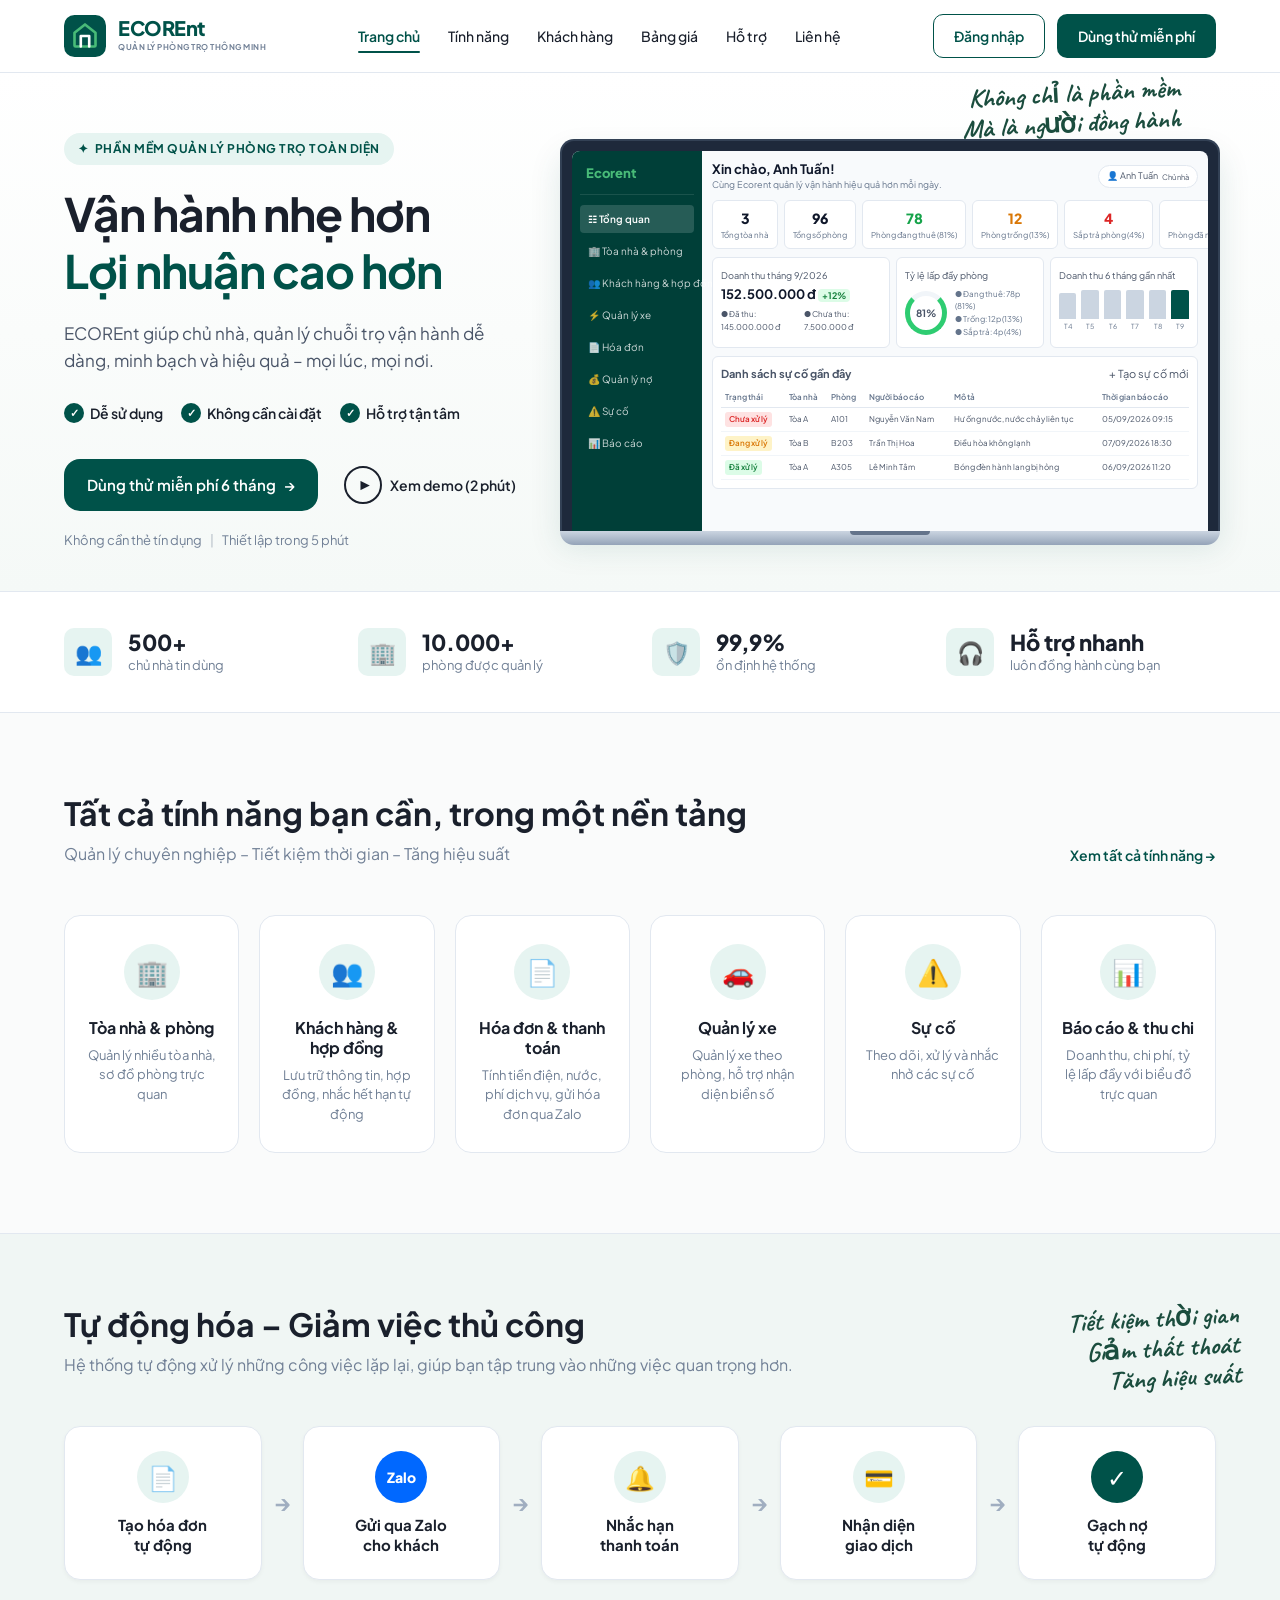
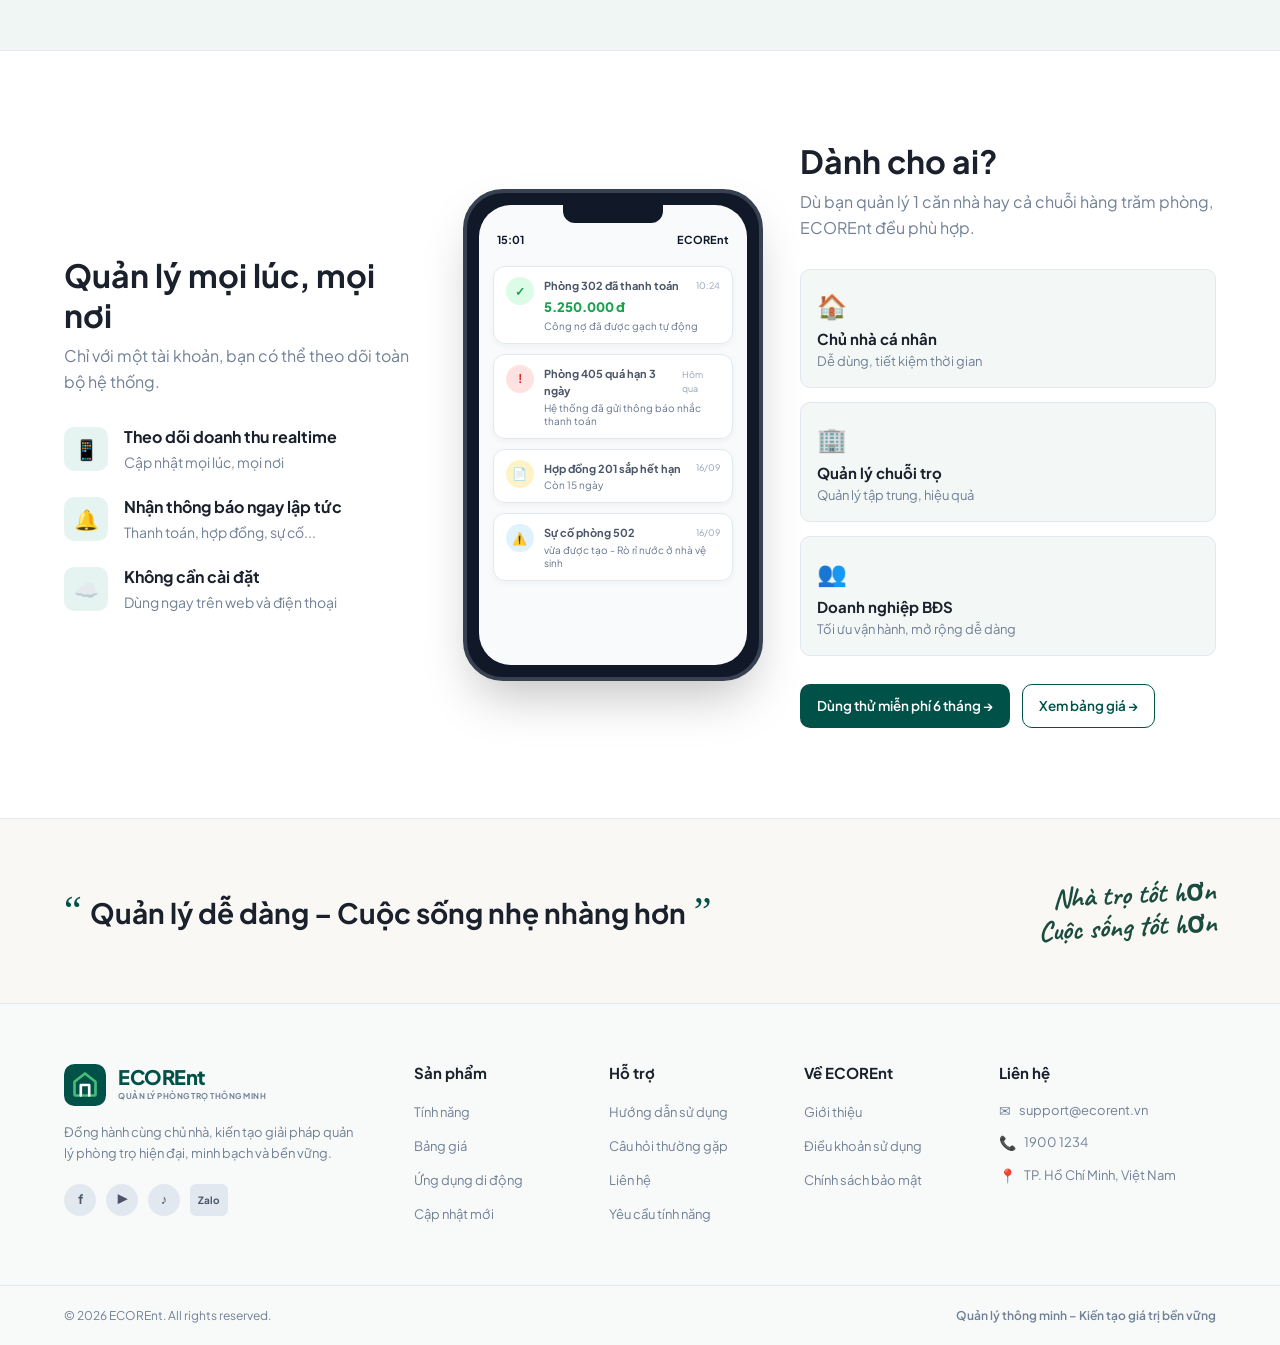
<file: index.html>
<!DOCTYPE html>
<html lang="vi">
<head>
  <meta charset="UTF-8">
  <meta name="viewport" content="width=device-width, initial-scale=1.0">
  <title>ECOREnt - Quản Lý Phòng Trọ Thông Minh</title>
  <link rel="preconnect" href="https://fonts.googleapis.com">
  <link rel="preconnect" href="https://fonts.gstatic.com" crossorigin>
  <link href="https://fonts.googleapis.com/css2?family=Plus+Jakarta+Sans:wght@400;500;600;700;800&family=Caveat:wght@600;700&display=swap" rel="stylesheet">
  <link rel="stylesheet" href="style.css">
</head>
<body>

  <!-- HEADER -->
  <header class="site-header">
    <div class="container header-container">
      <a href="index.html" class="brand-logo">
        <svg class="logo-icon" viewBox="0 0 40 40" fill="none">
          <rect width="40" height="40" rx="10" fill="#005249" />
          <path d="M20 9L10 17V29C10 29.5523 10.4477 30 11 30H29C29.5523 30 30 29.5523 30 29V17L20 9Z" stroke="#48BB78" stroke-width="2.5" stroke-linecap="round" stroke-linejoin="round"/>
          <path d="M16 30V20H24V30" stroke="#FFFFFF" stroke-width="2.5" stroke-linecap="round" stroke-linejoin="round"/>
        </svg>
        <div class="brand-text">
          <span class="brand-name">ECOREnt</span>
          <span class="brand-sub">QUẢN LÝ PHÒNG TRỌ THÔNG MINH</span>
        </div>
      </a>

      <nav class="main-nav">
        <a href="index.html" class="nav-link active">Trang chủ</a>
        <a href="#tinh-nang" class="nav-link">Tính năng</a>
        <a href="#khach-hang" class="nav-link">Khách hàng</a>
        <a href="pricing.html" class="nav-link">Bảng giá</a>
        <a href="#ho-tro" class="nav-link">Hỗ trợ</a>
        <a href="https://cms.ecorent.vn/" class="nav-link">Liên hệ</a>
      </nav>

      <div class="header-actions">
        <a href="https://cms.ecorent.vn/" class="btn btn-outline">Đăng nhập</a>
        <a href="https://cms.ecorent.vn/" class="btn btn-primary">Dùng thử miễn phí</a>
      </div>
    </div>
  </header>

  <main>
    <!-- HERO SECTION -->
    <section class="hero-section">
      <div class="container hero-grid">
        <div class="hero-content">
          <div class="badge-pill">
            <span class="badge-dot">✦</span> PHẦN MỀM QUẢN LÝ PHÒNG TRỌ TOÀN DIỆN
          </div>
          <h1 class="hero-title">
            Vận hành nhẹ hơn<br>
            <span class="text-primary">Lợi nhuận cao hơn</span>
          </h1>
          <p class="hero-desc">
            ECOREnt giúp chủ nhà, quản lý chuỗi trọ vận hành dễ dàng, minh bạch và hiệu quả – mọi lúc, mọi nơi.
          </p>

          <div class="feature-bullets">
            <div class="bullet-item">
              <span class="bullet-icon">✓</span> Dễ sử dụng
            </div>
            <div class="bullet-item">
              <span class="bullet-icon">✓</span> Không cần cài đặt
            </div>
            <div class="bullet-item">
              <span class="bullet-icon">✓</span> Hỗ trợ tận tâm
            </div>
          </div>

          <div class="hero-cta-group">
            <a href="https://cms.ecorent.vn/" class="btn btn-primary btn-large">
              Dùng thử miễn phí 6 tháng <span class="arrow-icon">→</span>
            </a>
            <button class="btn btn-video" id="btnPlayDemo">
              <span class="play-circle">▶</span> Xem demo (2 phút)
            </button>
          </div>
          <p class="hero-note">Không cần thẻ tín dụng <span>|</span> Thiết lập trong 5 phút</p>
        </div>

        <div class="hero-visual">
          <div class="handwritten-tag hero-quote">
            Không chỉ là phần mềm<br>Mà là người đồng hành
          </div>
          <!-- MOCKUP LAPTOP PREVIEW -->
          <div class="laptop-wrapper">
            <div class="laptop-screen">
              <div class="app-ui-preview">
                <div class="app-sidebar">
                  <div class="app-logo">Ecorent</div>
                  <div class="app-menu-item active">☷ Tổng quan</div>
                  <div class="app-menu-item">🏢 Tòa nhà & phòng</div>
                  <div class="app-menu-item">👥 Khách hàng & hợp đồng</div>
                  <div class="app-menu-item">⚡ Quản lý xe</div>
                  <div class="app-menu-item">📄 Hóa đơn</div>
                  <div class="app-menu-item">💰 Quản lý nợ</div>
                  <div class="app-menu-item">⚠️ Sự cố</div>
                  <div class="app-menu-item">📊 Báo cáo</div>
                </div>
                <div class="app-main">
                  <div class="app-topbar">
                    <div>
                      <h3>Xin chào, Anh Tuấn!</h3>
                      <p>Cùng Ecorent quản lý vận hành hiệu quả hơn mỗi ngày.</p>
                    </div>
                    <div class="app-user-pill">
                      <span>👤 Anh Tuấn</span>
                      <small>Chủ nhà</small>
                    </div>
                  </div>

                  <div class="app-stats-row">
                    <div class="app-stat-card">
                      <div class="stat-num">3</div>
                      <div class="stat-lbl">Tổng tòa nhà</div>
                    </div>
                    <div class="app-stat-card">
                      <div class="stat-num">96</div>
                      <div class="stat-lbl">Tổng số phòng</div>
                    </div>
                    <div class="app-stat-card">
                      <div class="stat-num stat-green">78</div>
                      <div class="stat-lbl">Phòng đang thuê (81%)</div>
                    </div>
                    <div class="app-stat-card">
                      <div class="stat-num stat-amber">12</div>
                      <div class="stat-lbl">Phòng trống (13%)</div>
                    </div>
                    <div class="app-stat-card">
                      <div class="stat-num stat-red">4</div>
                      <div class="stat-lbl">Sắp trả phòng (4%)</div>
                    </div>
                    <div class="app-stat-card">
                      <div class="stat-num">2</div>
                      <div class="stat-lbl">Phòng đã nhận cọc (2%)</div>
                    </div>
                  </div>

                  <div class="app-charts-row">
                    <div class="app-card revenue-card">
                      <div class="card-head">
                        <div>
                          <small>Doanh thu tháng 9/2026</small>
                          <h4>152.500.000 đ <span class="badge-growth">+12%</span></h4>
                        </div>
                      </div>
                      <div class="rev-summary">
                        <span class="rev-item text-green">● Đã thu: 145.000.000 đ</span>
                        <span class="rev-item text-red">● Chưa thu: 7.500.000 đ</span>
                      </div>
                    </div>

                    <div class="app-card gauge-card">
                      <small>Tỷ lệ lấp đầy phòng</small>
                      <div class="gauge-display">
                        <div class="gauge-circle">
                          <span class="gauge-val">81%</span>
                        </div>
                        <div class="gauge-legend">
                          <div>● Đang thuê: 78p (81%)</div>
                          <div>● Trống: 12p (13%)</div>
                          <div>● Sắp trả: 4p (4%)</div>
                        </div>
                      </div>
                    </div>

                    <div class="app-card bar-chart-card">
                      <small>Doanh thu 6 tháng gần nhất</small>
                      <div class="chart-bars">
                        <div class="bar-col"><div class="bar" style="height: 60%"></div><span>T4</span></div>
                        <div class="bar-col"><div class="bar" style="height: 75%"></div><span>T5</span></div>
                        <div class="bar-col"><div class="bar" style="height: 70%"></div><span>T6</span></div>
                        <div class="bar-col"><div class="bar" style="height: 85%"></div><span>T7</span></div>
                        <div class="bar-col"><div class="bar" style="height: 80%"></div><span>T8</span></div>
                        <div class="bar-col"><div class="bar active" style="height: 95%"></div><span>T9</span></div>
                      </div>
                    </div>
                  </div>

                  <div class="app-card incidents-table-card">
                    <div class="card-head">
                      <strong>Danh sách sự cố gần đây</strong>
                      <span class="text-link">+ Tạo sự cố mới</span>
                    </div>
                    <table class="mini-table">
                      <thead>
                        <tr>
                          <th>Trạng thái</th>
                          <th>Tòa nhà</th>
                          <th>Phòng</th>
                          <th>Người báo cáo</th>
                          <th>Mô tả</th>
                          <th>Thời gian báo cáo</th>
                        </tr>
                      </thead>
                      <tbody>
                        <tr>
                          <td><span class="tag tag-red">Chưa xử lý</span></td>
                          <td>Tòa A</td>
                          <td>A101</td>
                          <td>Nguyễn Văn Nam</td>
                          <td>Hư ống nước, nước chảy liên tục</td>
                          <td>05/09/2026 09:15</td>
                        </tr>
                        <tr>
                          <td><span class="tag tag-amber">Đang xử lý</span></td>
                          <td>Tòa B</td>
                          <td>B203</td>
                          <td>Trần Thị Hoa</td>
                          <td>Điều hòa không lạnh</td>
                          <td>07/09/2026 18:30</td>
                        </tr>
                        <tr>
                          <td><span class="tag tag-green">Đã xử lý</span></td>
                          <td>Tòa A</td>
                          <td>A305</td>
                          <td>Lê Minh Tâm</td>
                          <td>Bóng đèn hành lang bị hỏng</td>
                          <td>06/09/2026 11:20</td>
                        </tr>
                      </tbody>
                    </table>
                  </div>
                </div>
              </div>
            </div>
            <div class="laptop-base"></div>
          </div>
        </div>
      </div>
    </section>

    <!-- TRUST STATS BAR -->
    <section class="trust-stats-section">
      <div class="container trust-grid">
        <div class="trust-item">
          <div class="trust-icon">👥</div>
          <div class="trust-info">
            <h3 class="trust-num" data-target="500">500+</h3>
            <p class="trust-label">chủ nhà tin dùng</p>
          </div>
        </div>
        <div class="trust-item">
          <div class="trust-icon">🏢</div>
          <div class="trust-info">
            <h3 class="trust-num" data-target="10000">10.000+</h3>
            <p class="trust-label">phòng được quản lý</p>
          </div>
        </div>
        <div class="trust-item">
          <div class="trust-icon">🛡️</div>
          <div class="trust-info">
            <h3 class="trust-num">99,9%</h3>
            <p class="trust-label">ổn định hệ thống</p>
          </div>
        </div>
        <div class="trust-item">
          <div class="trust-icon">🎧</div>
          <div class="trust-info">
            <h3 class="trust-title">Hỗ trợ nhanh</h3>
            <p class="trust-label">luôn đồng hành cùng bạn</p>
          </div>
        </div>
      </div>
    </section>

    <!-- CORE FEATURES SECTION -->
    <section class="features-section" id="tinh-nang">
      <div class="container">
        <div class="section-header">
          <div class="header-left">
            <h2 class="section-title">Tất cả tính năng bạn cần, trong một nền tảng</h2>
            <p class="section-sub">Quản lý chuyên nghiệp – Tiết kiệm thời gian – Tăng hiệu suất</p>
          </div>
          <a href="pricing.html" class="view-all-link">Xem tất cả tính năng →</a>
        </div>

        <div class="features-grid">
          <div class="feature-card">
            <div class="feature-icon-box">🏢</div>
            <h3 class="feature-title">Tòa nhà & phòng</h3>
            <p class="feature-desc">Quản lý nhiều tòa nhà, sơ đồ phòng trực quan</p>
          </div>

          <div class="feature-card">
            <div class="feature-icon-box">👥</div>
            <h3 class="feature-title">Khách hàng & hợp đồng</h3>
            <p class="feature-desc">Lưu trữ thông tin, hợp đồng, nhắc hết hạn tự động</p>
          </div>

          <div class="feature-card">
            <div class="feature-icon-box">📄</div>
            <h3 class="feature-title">Hóa đơn & thanh toán</h3>
            <p class="feature-desc">Tính tiền điện, nước, phí dịch vụ, gửi hóa đơn qua Zalo</p>
          </div>

          <div class="feature-card">
            <div class="feature-icon-box">🚗</div>
            <h3 class="feature-title">Quản lý xe</h3>
            <p class="feature-desc">Quản lý xe theo phòng, hỗ trợ nhận diện biển số</p>
          </div>

          <div class="feature-card">
            <div class="feature-icon-box">⚠️</div>
            <h3 class="feature-title">Sự cố</h3>
            <p class="feature-desc">Theo dõi, xử lý và nhắc nhở các sự cố</p>
          </div>

          <div class="feature-card">
            <div class="feature-icon-box">📊</div>
            <h3 class="feature-title">Báo cáo & thu chi</h3>
            <p class="feature-desc">Doanh thu, chi phí, tỷ lệ lấp đầy với biểu đồ trực quan</p>
          </div>
        </div>
      </div>
    </section>

    <!-- AUTOMATION WORKFLOW SECTION -->
    <section class="automation-section">
      <div class="container automation-container">
        <div class="automation-text">
          <h2 class="section-title">Tự động hóa – Giảm việc thủ công</h2>
          <p class="section-sub">Hệ thống tự động xử lý những công việc lặp lại, giúp bạn tập trung vào những việc quan trọng hơn.</p>
        </div>

        <div class="handwritten-tag automation-badge">
          Tiết kiệm thời gian<br>Giảm thất thoát<br>Tăng hiệu suất
        </div>

        <div class="workflow-steps">
          <div class="step-card">
            <div class="step-icon">📄</div>
            <h4 class="step-title">Tạo hóa đơn<br>tự động</h4>
          </div>
          <div class="step-arrow">→</div>

          <div class="step-card">
            <div class="step-icon zalo-bubble">Zalo</div>
            <h4 class="step-title">Gửi qua Zalo<br>cho khách</h4>
          </div>
          <div class="step-arrow">→</div>

          <div class="step-card">
            <div class="step-icon">🔔</div>
            <h4 class="step-title">Nhắc hạn<br>thanh toán</h4>
          </div>
          <div class="step-arrow">→</div>

          <div class="step-card">
            <div class="step-icon">💳</div>
            <h4 class="step-title">Nhận diện<br>giao dịch</h4>
          </div>
          <div class="step-arrow">→</div>

          <div class="step-card">
            <div class="step-icon check-round">✓</div>
            <h4 class="step-title">Gạch nợ<br>tự động</h4>
          </div>
        </div>
      </div>
    </section>

    <!-- MOBILE ANYWHERE & PERSONA AUDIENCE SECTION -->
    <section class="mobile-audience-section">
      <div class="container split-grid">
        <!-- Left: Mobile Anywhere -->
        <div class="split-col col-mobile">
          <h2 class="section-title">Quản lý mọi lúc, mọi nơi</h2>
          <p class="section-sub">Chỉ với một tài khoản, bạn có thể theo dõi toàn bộ hệ thống.</p>

          <div class="perks-list">
            <div class="perk-item">
              <div class="perk-icon">📱</div>
              <div>
                <h4>Theo dõi doanh thu realtime</h4>
                <p>Cập nhật mọi lúc, mọi nơi</p>
              </div>
            </div>
            <div class="perk-item">
              <div class="perk-icon">🔔</div>
              <div>
                <h4>Nhận thông báo ngay lập tức</h4>
                <p>Thanh toán, hợp đồng, sự cố...</p>
              </div>
            </div>
            <div class="perk-item">
              <div class="perk-icon">☁️</div>
              <div>
                <h4>Không cần cài đặt</h4>
                <p>Dùng ngay trên web và điện thoại</p>
              </div>
            </div>
          </div>
        </div>

        <!-- Center: Phone Mockup -->
        <div class="split-col col-phone">
          <div class="smartphone-frame">
            <div class="phone-screen">
              <div class="phone-notch"></div>
              <div class="phone-header">
                <span class="phone-time">15:01</span>
                <span class="phone-brand">ECOREnt</span>
              </div>
              <div class="phone-notifications">
                <div class="phone-noti noti-success">
                  <div class="noti-icon">✓</div>
                  <div class="noti-body">
                    <div class="noti-head">
                      <strong>Phòng 302 đã thanh toán</strong>
                      <span>10:24</span>
                    </div>
                    <div class="noti-amount">5.250.000 đ</div>
                    <div class="noti-desc">Công nợ đã được gạch tự động</div>
                  </div>
                </div>

                <div class="phone-noti noti-danger">
                  <div class="noti-icon">!</div>
                  <div class="noti-body">
                    <div class="noti-head">
                      <strong>Phòng 405 quá hạn 3 ngày</strong>
                      <span>Hôm qua</span>
                    </div>
                    <div class="noti-desc">Hệ thống đã gửi thông báo nhắc thanh toán</div>
                  </div>
                </div>

                <div class="phone-noti noti-warning">
                  <div class="noti-icon">📄</div>
                  <div class="noti-body">
                    <div class="noti-head">
                      <strong>Hợp đồng 201 sắp hết hạn</strong>
                      <span>16/09</span>
                    </div>
                    <div class="noti-desc">Còn 15 ngày</div>
                  </div>
                </div>

                <div class="phone-noti noti-info">
                  <div class="noti-icon">⚠️</div>
                  <div class="noti-body">
                    <div class="noti-head">
                      <strong>Sự cố phòng 502</strong>
                      <span>16/09</span>
                    </div>
                    <div class="noti-desc">vừa được tạo - Rò rỉ nước ở nhà vệ sinh</div>
                  </div>
                </div>
              </div>
            </div>
          </div>
        </div>

        <!-- Right: Audience Personas -->
        <div class="split-col col-audience">
          <h2 class="section-title">Dành cho ai?</h2>
          <p class="section-sub">Dù bạn quản lý 1 căn nhà hay cả chuỗi hàng trăm phòng, ECOREnt đều phù hợp.</p>

          <div class="persona-cards">
            <div class="persona-card">
              <div class="persona-icon">🏠</div>
              <h4>Chủ nhà cá nhân</h4>
              <p>Dễ dùng, tiết kiệm thời gian</p>
            </div>
            <div class="persona-card">
              <div class="persona-icon">🏢</div>
              <h4>Quản lý chuỗi trọ</h4>
              <p>Quản lý tập trung, hiệu quả</p>
            </div>
            <div class="persona-card">
              <div class="persona-icon">👥</div>
              <h4>Doanh nghiệp BĐS</h4>
              <p>Tối ưu vận hành, mở rộng dễ dàng</p>
            </div>
          </div>

          <div class="audience-actions">
            <a href="https://cms.ecorent.vn/" class="btn btn-primary">Dùng thử miễn phí 6 tháng →</a>
            <a href="pricing.html" class="btn btn-outline">Xem bảng giá →</a>
          </div>
        </div>
      </div>
    </section>

    <!-- EMOTIONAL QUOTE BANNER -->
    <section class="quote-banner-section">
      <div class="container quote-container">
        <div class="quote-box">
          <span class="quote-mark">“</span>
          <h3 class="quote-text">Quản lý dễ dàng – Cuộc sống nhẹ nhàng hơn</h3>
          <span class="quote-mark">”</span>
        </div>
        <div class="handwritten-tag quote-subtext">
          Nhà trọ tốt hơn<br>Cuộc sống tốt hơn
        </div>
      </div>
    </section>
  </main>

  <!-- FOOTER -->
  <footer class="site-footer">
    <div class="container footer-grid">
      <div class="footer-col footer-brand-col">
        <a href="index.html" class="brand-logo footer-logo">
          <svg class="logo-icon" viewBox="0 0 40 40" fill="none">
            <rect width="40" height="40" rx="10" fill="#005249" />
            <path d="M20 9L10 17V29C10 29.5523 10.4477 30 11 30H29C29.5523 30 30 29.5523 30 29V17L20 9Z" stroke="#48BB78" stroke-width="2.5" stroke-linecap="round" stroke-linejoin="round"/>
            <path d="M16 30V20H24V30" stroke="#FFFFFF" stroke-width="2.5" stroke-linecap="round" stroke-linejoin="round"/>
          </svg>
          <div class="brand-text">
            <span class="brand-name">ECOREnt</span>
            <span class="brand-sub">QUẢN LÝ PHÒNG TRỌ THÔNG MINH</span>
          </div>
        </a>
        <p class="footer-mission">
          Đồng hành cùng chủ nhà, kiến tạo giải pháp quản lý phòng trọ hiện đại, minh bạch và bền vững.
        </p>
        <div class="social-links">
          <a href="#" class="social-btn" title="Facebook">f</a>
          <a href="#" class="social-btn" title="YouTube">▶</a>
          <a href="#" class="social-btn" title="TikTok">♪</a>
          <a href="#" class="social-btn zalo-social" title="Zalo">Zalo</a>
        </div>
      </div>

      <div class="footer-col">
        <h4 class="footer-head">Sản phẩm</h4>
        <ul class="footer-links">
          <li><a href="index.html#tinh-nang">Tính năng</a></li>
          <li><a href="pricing.html">Bảng giá</a></li>
          <li><a href="#">Ứng dụng di động</a></li>
          <li><a href="#">Cập nhật mới</a></li>
        </ul>
      </div>

      <div class="footer-col">
        <h4 class="footer-head">Hỗ trợ</h4>
        <ul class="footer-links">
          <li><a href="#">Hướng dẫn sử dụng</a></li>
          <li><a href="pricing.html#faq">Câu hỏi thường gặp</a></li>
          <li><a href="https://cms.ecorent.vn/">Liên hệ</a></li>
          <li><a href="https://cms.ecorent.vn/">Yêu cầu tính năng</a></li>
        </ul>
      </div>

      <div class="footer-col">
        <h4 class="footer-head">Về ECOREnt</h4>
        <ul class="footer-links">
          <li><a href="#">Giới thiệu</a></li>
          <li><a href="#">Điều khoản sử dụng</a></li>
          <li><a href="#">Chính sách bảo mật</a></li>
        </ul>
      </div>

      <div class="footer-col">
        <h4 class="footer-head">Liên hệ</h4>
        <div class="contact-details">
          <p><span class="contact-icon">✉</span> support@ecorent.vn</p>
          <p><span class="contact-icon">📞</span> 1900 1234</p>
          <p><span class="contact-icon">📍</span> TP. Hồ Chí Minh, Việt Nam</p>
        </div>
      </div>
    </div>

    <div class="footer-bottom">
      <div class="container footer-bottom-container">
        <p class="copyright">© 2026 ECOREnt. All rights reserved.</p>
        <p class="slogan-badge">Quản lý thông minh – Kiến tạo giá trị bền vững</p>
      </div>
    </div>
  </footer>

  <script src="script.js"></script>
</body>
</html>
</file>
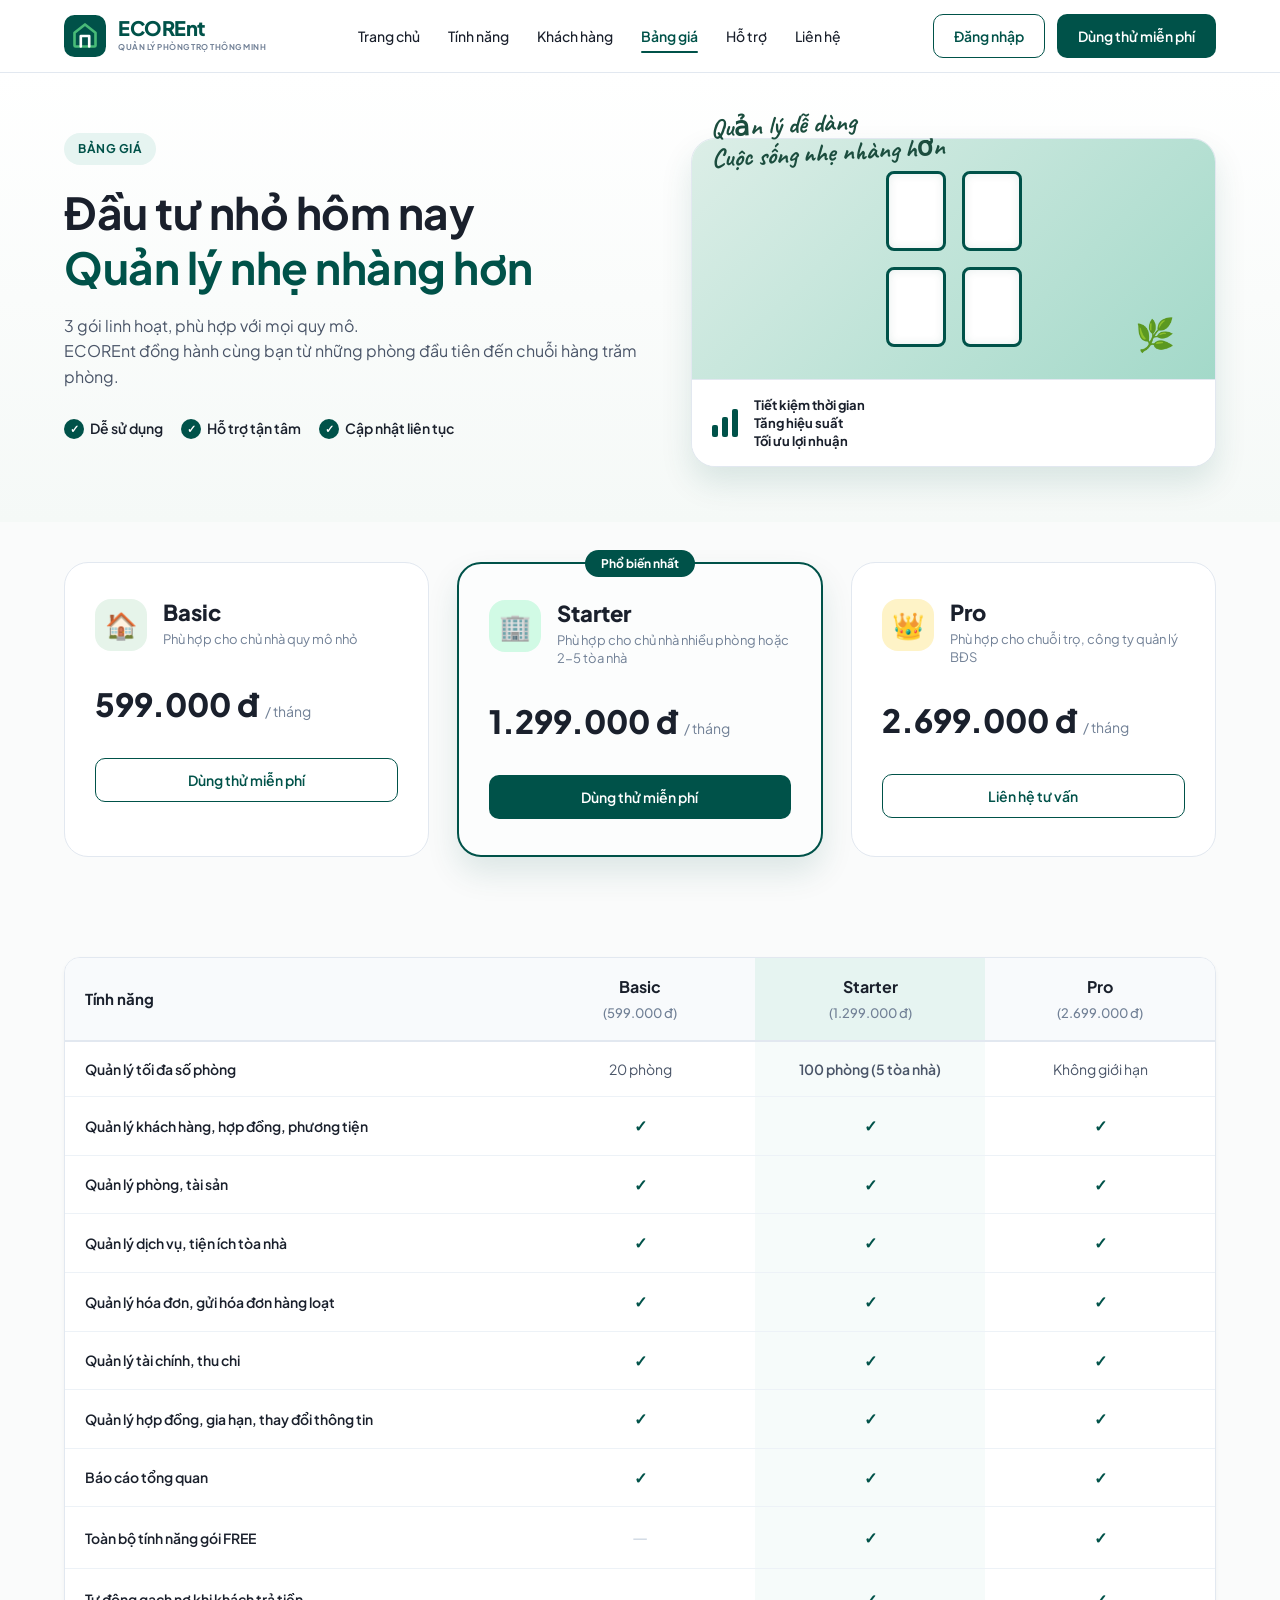
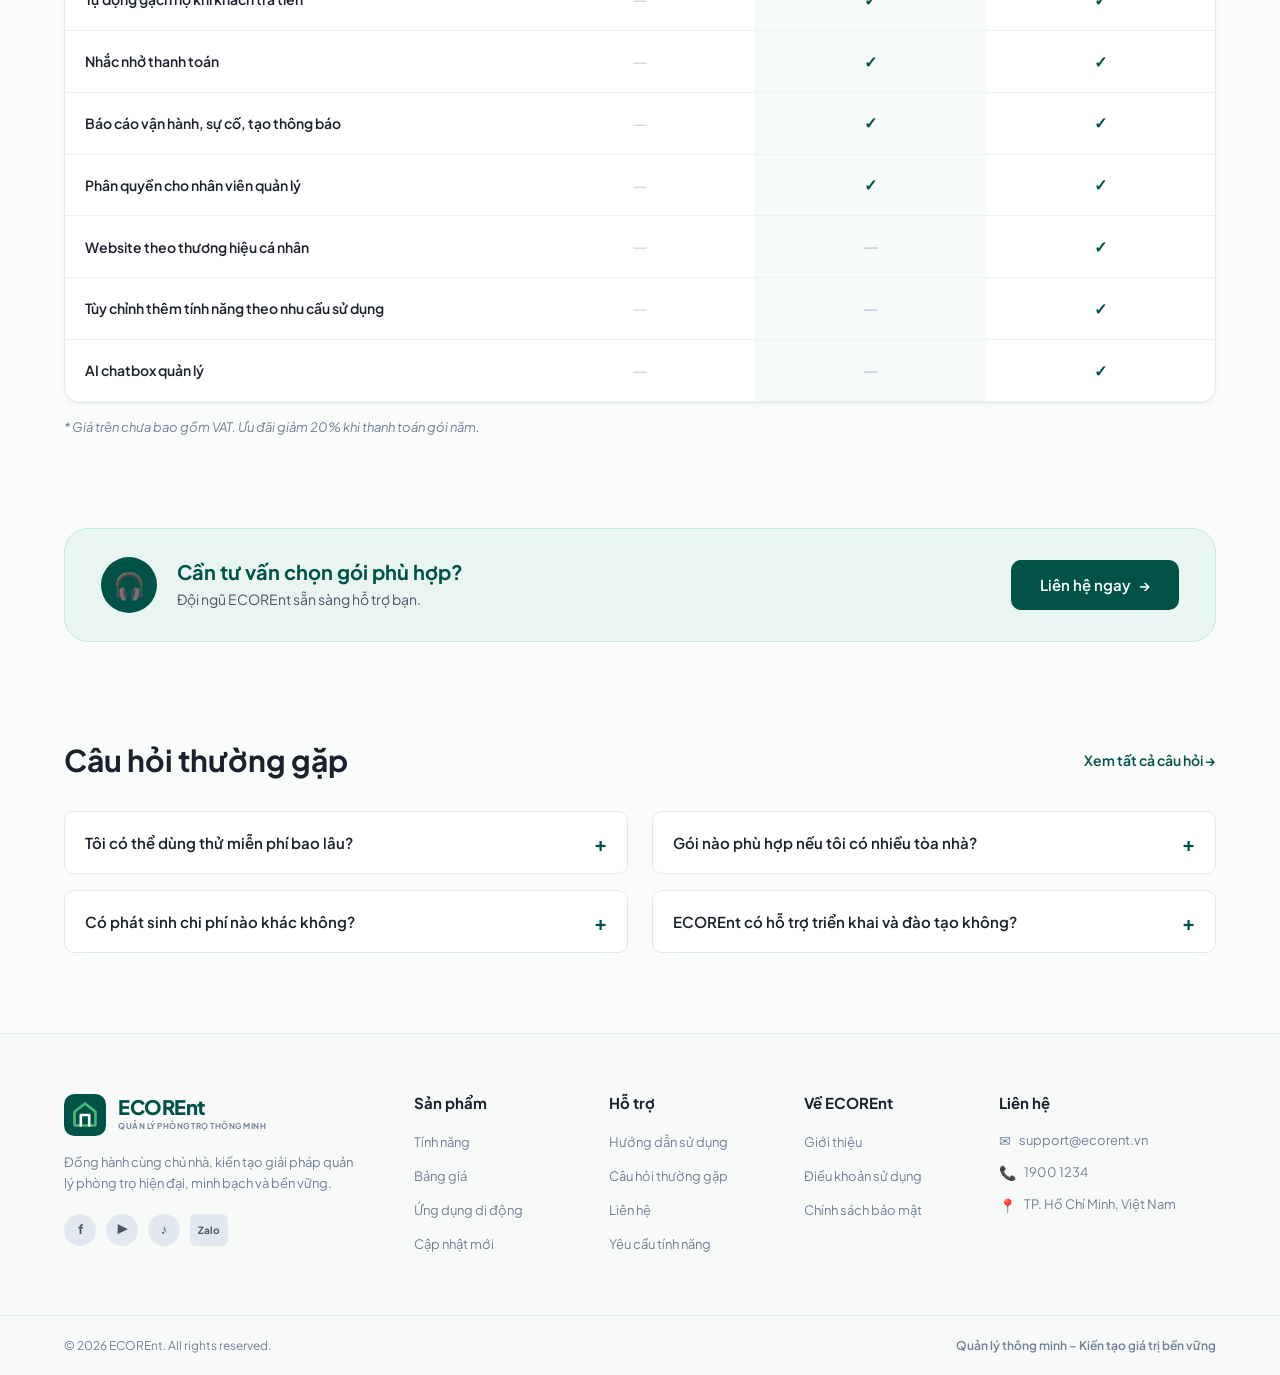
<file: pricing.html>
<!DOCTYPE html>
<html lang="vi">
<head>
  <meta charset="UTF-8">
  <meta name="viewport" content="width=device-width, initial-scale=1.0">
  <title>Bảng Giá - ECOREnt Quản Lý Phòng Trọ Thông Minh</title>
  <link rel="preconnect" href="https://fonts.googleapis.com">
  <link rel="preconnect" href="https://fonts.gstatic.com" crossorigin>
  <link href="https://fonts.googleapis.com/css2?family=Plus+Jakarta+Sans:wght@400;500;600;700;800&family=Caveat:wght@600;700&display=swap" rel="stylesheet">
  <link rel="stylesheet" href="style.css">
</head>
<body class="pricing-page">

  <!-- HEADER -->
  <header class="site-header">
    <div class="container header-container">
      <a href="index.html" class="brand-logo">
        <svg class="logo-icon" viewBox="0 0 40 40" fill="none">
          <rect width="40" height="40" rx="10" fill="#005249" />
          <path d="M20 9L10 17V29C10 29.5523 10.4477 30 11 30H29C29.5523 30 30 29.5523 30 29V17L20 9Z" stroke="#48BB78" stroke-width="2.5" stroke-linecap="round" stroke-linejoin="round"/>
          <path d="M16 30V20H24V30" stroke="#FFFFFF" stroke-width="2.5" stroke-linecap="round" stroke-linejoin="round"/>
        </svg>
        <div class="brand-text">
          <span class="brand-name">ECOREnt</span>
          <span class="brand-sub">QUẢN LÝ PHÒNG TRỌ THÔNG MINH</span>
        </div>
      </a>

      <nav class="main-nav">
        <a href="index.html" class="nav-link">Trang chủ</a>
        <a href="index.html#tinh-nang" class="nav-link">Tính năng</a>
        <a href="index.html#khach-hang" class="nav-link">Khách hàng</a>
        <a href="pricing.html" class="nav-link active">Bảng giá</a>
        <a href="#ho-tro" class="nav-link">Hỗ trợ</a>
        <a href="https://cms.ecorent.vn/" class="nav-link">Liên hệ</a>
      </nav>

      <div class="header-actions">
        <a href="https://cms.ecorent.vn/" class="btn btn-outline">Đăng nhập</a>
        <a href="https://cms.ecorent.vn/" class="btn btn-primary">Dùng thử miễn phí</a>
      </div>
    </div>
  </header>

  <main>
    <!-- PRICING HERO SECTION -->
    <section class="pricing-hero-section">
      <div class="container pricing-hero-grid">
        <div class="pricing-hero-text">
          <div class="badge-pill">BẢNG GIÁ</div>
          <h1 class="pricing-title">
            Đầu tư nhỏ hôm nay<br>
            <span class="text-primary">Quản lý nhẹ nhàng hơn</span>
          </h1>
          <p class="pricing-desc">
            3 gói linh hoạt, phù hợp với mọi quy mô.<br>
            ECOREnt đồng hành cùng bạn từ những phòng đầu tiên đến chuỗi hàng trăm phòng.
          </p>

          <div class="feature-bullets">
            <div class="bullet-item"><span class="bullet-icon">✓</span> Dễ sử dụng</div>
            <div class="bullet-item"><span class="bullet-icon">✓</span> Hỗ trợ tận tâm</div>
            <div class="bullet-item"><span class="bullet-icon">✓</span> Cập nhật liên tục</div>
          </div>
        </div>

        <div class="pricing-hero-visual">
          <div class="handwritten-tag pricing-quote">
            Quản lý dễ dàng<br>Cuộc sống nhẹ nhàng hơn
          </div>
          <div class="building-card">
            <!-- Simulated Modern Apartment/Boarding House Architecture -->
            <div class="building-photo">
              <div class="building-window-grid">
                <div class="window-pane"></div>
                <div class="window-pane"></div>
                <div class="window-pane"></div>
                <div class="window-pane"></div>
              </div>
              <div class="balcony-plant">🌿</div>
            </div>
            <div class="benefit-badge">
              <div class="benefit-icon-bars">
                <span class="bar-b1"></span>
                <span class="bar-b2"></span>
                <span class="bar-b3"></span>
              </div>
              <div class="benefit-text">
                <div>Tiết kiệm thời gian</div>
                <div>Tăng hiệu suất</div>
                <div>Tối ưu lợi nhuận</div>
              </div>
            </div>
          </div>
        </div>
      </div>
    </section>

    <!-- 3 PRICING CARDS SECTION -->
    <section class="pricing-plans-section" id="pricing-cards">
      <div class="container">
        <div class="pricing-cards-grid">
          <!-- CARD 1: BASIC -->
          <div class="plan-card">
            <div class="plan-header">
              <div class="plan-icon-box bg-light-green">🏠</div>
              <div class="plan-meta">
                <h3 class="plan-name">Basic</h3>
                <p class="plan-fit">Phù hợp cho chủ nhà quy mô nhỏ</p>
              </div>
            </div>
            <div class="plan-price-box">
              <div class="plan-price">599.000 đ</div>
              <div class="plan-period">/ tháng</div>
            </div>
            <a href="https://cms.ecorent.vn/" class="btn btn-outline btn-full">Dùng thử miễn phí</a>
          </div>

          <!-- CARD 2: STARTER (POPULAR) -->
          <div class="plan-card plan-featured">
            <div class="popular-ribbon">Phổ biến nhất</div>
            <div class="plan-header">
              <div class="plan-icon-box bg-mint-green">🏢</div>
              <div class="plan-meta">
                <h3 class="plan-name">Starter</h3>
                <p class="plan-fit">Phù hợp cho chủ nhà nhiều phòng hoặc 2-5 tòa nhà</p>
              </div>
            </div>
            <div class="plan-price-box">
              <div class="plan-price">1.299.000 đ</div>
              <div class="plan-period">/ tháng</div>
            </div>
            <a href="https://cms.ecorent.vn/" class="btn btn-primary btn-full">Dùng thử miễn phí</a>
          </div>

          <!-- CARD 3: PRO -->
          <div class="plan-card">
            <div class="plan-header">
              <div class="plan-icon-box bg-light-amber">👑</div>
              <div class="plan-meta">
                <h3 class="plan-name">Pro</h3>
                <p class="plan-fit">Phù hợp cho chuỗi trọ, công ty quản lý BĐS</p>
              </div>
            </div>
            <div class="plan-price-box">
              <div class="plan-price">2.699.000 đ</div>
              <div class="plan-period">/ tháng</div>
            </div>
            <a href="https://cms.ecorent.vn/" class="btn btn-outline btn-full">Liên hệ tư vấn</a>
          </div>
        </div>
      </div>
    </section>

    <!-- DETAILED COMPARISON TABLE SECTION -->
    <section class="comparison-section">
      <div class="container">
        <div class="table-responsive">
          <table class="pricing-table">
            <thead>
              <tr>
                <th class="col-feature-head">Tính năng</th>
                <th class="col-tier">
                  <strong>Basic</strong>
                  <span>(599.000 đ)</span>
                </th>
                <th class="col-tier col-tier-featured">
                  <strong>Starter</strong>
                  <span>(1.299.000 đ)</span>
                </th>
                <th class="col-tier">
                  <strong>Pro</strong>
                  <span>(2.699.000 đ)</span>
                </th>
              </tr>
            </thead>
            <tbody>
              <tr>
                <td class="feature-label">Quản lý tối đa số phòng</td>
                <td class="feature-val">20 phòng</td>
                <td class="feature-val featured-col">100 phòng (5 tòa nhà)</td>
                <td class="feature-val">Không giới hạn</td>
              </tr>
              <tr>
                <td class="feature-label">Quản lý khách hàng, hợp đồng, phương tiện</td>
                <td class="feature-val"><span class="check-mark">✓</span></td>
                <td class="feature-val featured-col"><span class="check-mark">✓</span></td>
                <td class="feature-val"><span class="check-mark">✓</span></td>
              </tr>
              <tr>
                <td class="feature-label">Quản lý phòng, tài sản</td>
                <td class="feature-val"><span class="check-mark">✓</span></td>
                <td class="feature-val featured-col"><span class="check-mark">✓</span></td>
                <td class="feature-val"><span class="check-mark">✓</span></td>
              </tr>
              <tr>
                <td class="feature-label">Quản lý dịch vụ, tiện ích tòa nhà</td>
                <td class="feature-val"><span class="check-mark">✓</span></td>
                <td class="feature-val featured-col"><span class="check-mark">✓</span></td>
                <td class="feature-val"><span class="check-mark">✓</span></td>
              </tr>
              <tr>
                <td class="feature-label">Quản lý hóa đơn, gửi hóa đơn hàng loạt</td>
                <td class="feature-val"><span class="check-mark">✓</span></td>
                <td class="feature-val featured-col"><span class="check-mark">✓</span></td>
                <td class="feature-val"><span class="check-mark">✓</span></td>
              </tr>
              <tr>
                <td class="feature-label">Quản lý tài chính, thu chi</td>
                <td class="feature-val"><span class="check-mark">✓</span></td>
                <td class="feature-val featured-col"><span class="check-mark">✓</span></td>
                <td class="feature-val"><span class="check-mark">✓</span></td>
              </tr>
              <tr>
                <td class="feature-label">Quản lý hợp đồng, gia hạn, thay đổi thông tin</td>
                <td class="feature-val"><span class="check-mark">✓</span></td>
                <td class="feature-val featured-col"><span class="check-mark">✓</span></td>
                <td class="feature-val"><span class="check-mark">✓</span></td>
              </tr>
              <tr>
                <td class="feature-label">Báo cáo tổng quan</td>
                <td class="feature-val"><span class="check-mark">✓</span></td>
                <td class="feature-val featured-col"><span class="check-mark">✓</span></td>
                <td class="feature-val"><span class="check-mark">✓</span></td>
              </tr>
              <tr>
                <td class="feature-label">Toàn bộ tính năng gói FREE</td>
                <td class="feature-val"><span class="dash-mark">—</span></td>
                <td class="feature-val featured-col"><span class="check-mark">✓</span></td>
                <td class="feature-val"><span class="check-mark">✓</span></td>
              </tr>
              <tr>
                <td class="feature-label">Tự động gạch nợ khi khách trả tiền</td>
                <td class="feature-val"><span class="dash-mark">—</span></td>
                <td class="feature-val featured-col"><span class="check-mark">✓</span></td>
                <td class="feature-val"><span class="check-mark">✓</span></td>
              </tr>
              <tr>
                <td class="feature-label">Nhắc nhở thanh toán</td>
                <td class="feature-val"><span class="dash-mark">—</span></td>
                <td class="feature-val featured-col"><span class="check-mark">✓</span></td>
                <td class="feature-val"><span class="check-mark">✓</span></td>
              </tr>
              <tr>
                <td class="feature-label">Báo cáo vận hành, sự cố, tạo thông báo</td>
                <td class="feature-val"><span class="dash-mark">—</span></td>
                <td class="feature-val featured-col"><span class="check-mark">✓</span></td>
                <td class="feature-val"><span class="check-mark">✓</span></td>
              </tr>
              <tr>
                <td class="feature-label">Phân quyền cho nhân viên quản lý</td>
                <td class="feature-val"><span class="dash-mark">—</span></td>
                <td class="feature-val featured-col"><span class="check-mark">✓</span></td>
                <td class="feature-val"><span class="check-mark">✓</span></td>
              </tr>
              <tr>
                <td class="feature-label">Website theo thương hiệu cá nhân</td>
                <td class="feature-val"><span class="dash-mark">—</span></td>
                <td class="feature-val featured-col"><span class="dash-mark">—</span></td>
                <td class="feature-val"><span class="check-mark">✓</span></td>
              </tr>
              <tr>
                <td class="feature-label">Tùy chỉnh thêm tính năng theo nhu cầu sử dụng</td>
                <td class="feature-val"><span class="dash-mark">—</span></td>
                <td class="feature-val featured-col"><span class="dash-mark">—</span></td>
                <td class="feature-val"><span class="check-mark">✓</span></td>
              </tr>
              <tr>
                <td class="feature-label">AI chatbox quản lý</td>
                <td class="feature-val"><span class="dash-mark">—</span></td>
                <td class="feature-val featured-col"><span class="dash-mark">—</span></td>
                <td class="feature-val"><span class="check-mark">✓</span></td>
              </tr>
            </tbody>
          </table>
        </div>
        <p class="pricing-vat-note">* Giá trên chưa bao gồm VAT. Ưu đãi giảm 20% khi thanh toán gói năm.</p>
      </div>
    </section>

    <!-- CONSULTATION CALLOUT BANNER -->
    <section class="consult-callout-section">
      <div class="container">
        <div class="consult-card">
          <div class="consult-left">
            <div class="consult-icon-circle">🎧</div>
            <div class="consult-text">
              <h3>Cần tư vấn chọn gói phù hợp?</h3>
              <p>Đội ngũ ECOREnt sẵn sàng hỗ trợ bạn.</p>
            </div>
          </div>
          <a href="https://cms.ecorent.vn/" class="btn btn-primary btn-consult" id="btnConsult">
            Liên hệ ngay <span class="arrow-icon">→</span>
          </a>
        </div>
      </div>
    </section>

    <!-- FAQ SECTION ACCORDION -->
    <section class="faq-section" id="faq">
      <div class="container">
        <div class="faq-header">
          <h2 class="faq-title">Câu hỏi thường gặp</h2>
          <a href="#all-faq" class="view-all-faq">Xem tất cả câu hỏi →</a>
        </div>

        <div class="faq-grid">
          <!-- Col 1 -->
          <div class="faq-col">
            <div class="faq-item">
              <button class="faq-question">
                <span>Tôi có thể dùng thử miễn phí bao lâu?</span>
                <span class="faq-toggle">+</span>
              </button>
              <div class="faq-answer">
                <p>ECOREnt cung cấp chương trình dùng thử miễn phí lên đến 6 tháng đầy đủ tính năng cho chủ nhà trải nghiệm và thiết lập hệ thống trước khi quyết định nâng cấp.</p>
              </div>
            </div>

            <div class="faq-item">
              <button class="faq-question">
                <span>Có phát sinh chi phí nào khác không?</span>
                <span class="faq-toggle">+</span>
              </button>
              <div class="faq-answer">
                <p>Hoàn toàn không. Mức giá trên đã trọn gói máy chủ, lưu trữ và cập nhật phần mềm trọn đời. Không có bất kỳ phụ phí ẩn nào.</p>
              </div>
            </div>
          </div>

          <!-- Col 2 -->
          <div class="faq-col">
            <div class="faq-item">
              <button class="faq-question">
                <span>Gói nào phù hợp nếu tôi có nhiều tòa nhà?</span>
                <span class="faq-toggle">+</span>
              </button>
              <div class="faq-answer">
                <p>Gói Starter phù hợp cho chủ nhà sở hữu từ 2-5 tòa nhà (tối đa 100 phòng). Nếu quy mô trên 100 phòng hoặc chuỗi chuyên nghiệp, bạn nên chọn gói Pro không giới hạn.</p>
              </div>
            </div>

            <div class="faq-item">
              <button class="faq-question">
                <span>ECOREnt có hỗ trợ triển khai và đào tạo không?</span>
                <span class="faq-toggle">+</span>
              </button>
              <div class="faq-answer">
                <p>Có, đội ngũ kỹ thuật viên của ECOREnt hỗ trợ nhập liệu ban đầu, hướng dẫn sử dụng 1-1 trực tiếp hoặc online cho đến khi bạn vận hành thành thạo.</p>
              </div>
            </div>
          </div>
        </div>
      </div>
    </section>
  </main>

  <!-- FOOTER -->
  <footer class="site-footer">
    <div class="container footer-grid">
      <div class="footer-col footer-brand-col">
        <a href="index.html" class="brand-logo footer-logo">
          <svg class="logo-icon" viewBox="0 0 40 40" fill="none">
            <rect width="40" height="40" rx="10" fill="#005249" />
            <path d="M20 9L10 17V29C10 29.5523 10.4477 30 11 30H29C29.5523 30 30 29.5523 30 29V17L20 9Z" stroke="#48BB78" stroke-width="2.5" stroke-linecap="round" stroke-linejoin="round"/>
            <path d="M16 30V20H24V30" stroke="#FFFFFF" stroke-width="2.5" stroke-linecap="round" stroke-linejoin="round"/>
          </svg>
          <div class="brand-text">
            <span class="brand-name">ECOREnt</span>
            <span class="brand-sub">QUẢN LÝ PHÒNG TRỌ THÔNG MINH</span>
          </div>
        </a>
        <p class="footer-mission">
          Đồng hành cùng chủ nhà, kiến tạo giải pháp quản lý phòng trọ hiện đại, minh bạch và bền vững.
        </p>
        <div class="social-links">
          <a href="#" class="social-btn" title="Facebook">f</a>
          <a href="#" class="social-btn" title="YouTube">▶</a>
          <a href="#" class="social-btn" title="TikTok">♪</a>
          <a href="#" class="social-btn zalo-social" title="Zalo">Zalo</a>
        </div>
      </div>

      <div class="footer-col">
        <h4 class="footer-head">Sản phẩm</h4>
        <ul class="footer-links">
          <li><a href="index.html#tinh-nang">Tính năng</a></li>
          <li><a href="pricing.html">Bảng giá</a></li>
          <li><a href="#">Ứng dụng di động</a></li>
          <li><a href="#">Cập nhật mới</a></li>
        </ul>
      </div>

      <div class="footer-col">
        <h4 class="footer-head">Hỗ trợ</h4>
        <ul class="footer-links">
          <li><a href="#">Hướng dẫn sử dụng</a></li>
          <li><a href="#faq">Câu hỏi thường gặp</a></li>
          <li><a href="https://cms.ecorent.vn/">Liên hệ</a></li>
          <li><a href="https://cms.ecorent.vn/">Yêu cầu tính năng</a></li>
        </ul>
      </div>

      <div class="footer-col">
        <h4 class="footer-head">Về ECOREnt</h4>
        <ul class="footer-links">
          <li><a href="#">Giới thiệu</a></li>
          <li><a href="#">Điều khoản sử dụng</a></li>
          <li><a href="#">Chính sách bảo mật</a></li>
        </ul>
      </div>

      <div class="footer-col">
        <h4 class="footer-head">Liên hệ</h4>
        <div class="contact-details">
          <p><span class="contact-icon">✉</span> support@ecorent.vn</p>
          <p><span class="contact-icon">📞</span> 1900 1234</p>
          <p><span class="contact-icon">📍</span> TP. Hồ Chí Minh, Việt Nam</p>
        </div>
      </div>
    </div>

    <div class="footer-bottom">
      <div class="container footer-bottom-container">
        <p class="copyright">© 2026 ECOREnt. All rights reserved.</p>
        <p class="slogan-badge">Quản lý thông minh – Kiến tạo giá trị bền vững</p>
      </div>
    </div>
  </footer>

  <script src="script.js"></script>
</body>
</html>
</file>
<file: style.css>
/* ==========================================================================
   ECOREnt - Design System & Modern UI/UX Stylesheet
   Color Palette:
   - Primary Deep Forest Green: #005249
   - Mint Green Accent: #48BB78 / #2ECC71 / #38A169
   - Soft Cream / Off-white BG: #F8FAF9 / #F4F7F5
   - Dark Text: #1A202C / #2D3748
   - Muted Text: #718096
   - Border: #E2E8F0
   ========================================================================== */

:root {
  --primary: #005249;
  --primary-hover: #003F38;
  --primary-light: #E6F4F1;
  --accent-green: #2ECC71;
  --accent-mint: #38A169;
  --text-dark: #1A202C;
  --text-body: #4A5568;
  --text-muted: #718096;
  --bg-page: #FAFBFB;
  --bg-white: #FFFFFF;
  --bg-alt: #F3F7F5;
  --border-color: #E2E8F0;
  --border-light: #EDF2F7;
  --shadow-sm: 0 2px 4px rgba(0, 0, 0, 0.04);
  --shadow-md: 0 6px 16px rgba(0, 82, 73, 0.08);
  --shadow-lg: 0 16px 32px rgba(0, 82, 73, 0.12);
  --radius-sm: 6px;
  --radius-md: 10px;
  --radius-lg: 16px;
  --radius-xl: 24px;
  --radius-pill: 9999px;
  --font-main: 'Plus Jakarta Sans', -apple-system, BlinkMacSystemFont, "Segoe UI", Roboto, sans-serif;
  --font-hand: 'Caveat', cursive;
}

*, *::before, *::after {
  box-sizing: border-box;
  margin: 0;
  padding: 0;
}

body {
  font-family: var(--font-main);
  background-color: var(--bg-page);
  color: var(--text-body);
  line-height: 1.6;
  font-size: 15px;
  -webkit-font-smoothing: antialiased;
}

a {
  text-decoration: none;
  color: inherit;
  transition: all 0.2s ease;
}

ul {
  list-style: none;
}

.container {
  width: 100%;
  max-width: 1200px;
  margin: 0 auto;
  padding: 0 24px;
}

/* ==========================================================================
   Typography & Shared Components
   ========================================================================== */

h1, h2, h3, h4, h5 {
  color: var(--text-dark);
  font-weight: 700;
  line-height: 1.25;
}

.text-primary {
  color: var(--primary);
}

.badge-pill {
  display: inline-flex;
  align-items: center;
  gap: 6px;
  background: var(--primary-light);
  color: var(--primary);
  font-size: 12px;
  font-weight: 700;
  letter-spacing: 0.5px;
  padding: 6px 14px;
  border-radius: var(--radius-pill);
  margin-bottom: 20px;
}

.handwritten-tag {
  font-family: var(--font-hand);
  color: #1B4D3E;
  font-size: 26px;
  font-weight: 700;
  line-height: 1.15;
  transform: rotate(-3deg);
  user-select: none;
}

/* BUTTONS */
.btn {
  display: inline-flex;
  align-items: center;
  justify-content: center;
  gap: 8px;
  font-family: var(--font-main);
  font-weight: 600;
  font-size: 14px;
  padding: 10px 20px;
  border-radius: var(--radius-md);
  border: 1px solid transparent;
  cursor: pointer;
  transition: all 0.2s ease;
}

.btn-primary {
  background-color: var(--primary);
  color: var(--bg-white);
}

.btn-primary:hover {
  background-color: var(--primary-hover);
  box-shadow: 0 4px 12px rgba(0, 82, 73, 0.25);
  transform: translateY(-1px);
}

.btn-outline {
  border-color: var(--primary);
  color: var(--primary);
  background: transparent;
}

.btn-outline:hover {
  background-color: var(--primary-light);
}

.btn-large {
  padding: 13px 22px;
  font-size: 15px;
  border-radius: var(--radius-lg);
  white-space: nowrap;
}

.btn-full {
  width: 100%;
}

.btn-video {
  background: transparent;
  border: none;
  font-family: var(--font-main);
  font-size: 14px;
  font-weight: 600;
  color: var(--text-dark);
  display: inline-flex;
  align-items: center;
  gap: 8px;
  cursor: pointer;
  padding: 10px 12px;
  white-space: nowrap;
}

.play-circle {
  display: inline-flex;
  align-items: center;
  justify-content: center;
  width: 38px;
  height: 38px;
  border-radius: 50%;
  border: 2px solid var(--text-dark);
  font-size: 12px;
  padding-left: 3px;
  transition: transform 0.2s ease;
}

.btn-video:hover .play-circle {
  transform: scale(1.08);
  background-color: var(--primary-light);
  border-color: var(--primary);
  color: var(--primary);
}

/* ==========================================================================
   SITE HEADER
   ========================================================================== */

.site-header {
  background-color: var(--bg-white);
  border-bottom: 1px solid var(--border-color);
  position: sticky;
  top: 0;
  z-index: 1000;
  padding: 14px 0;
}

.header-container {
  display: flex;
  align-items: center;
  justify-content: space-between;
}

.brand-logo {
  display: flex;
  align-items: center;
  gap: 12px;
}

.logo-icon {
  width: 42px;
  height: 42px;
}

.brand-text {
  display: flex;
  flex-direction: column;
}

.brand-name {
  font-size: 20px;
  font-weight: 800;
  color: var(--primary);
  letter-spacing: -0.5px;
  line-height: 1;
}

.brand-sub {
  font-size: 8px;
  font-weight: 700;
  letter-spacing: 0.5px;
  color: var(--text-muted);
  margin-top: 3px;
}

.main-nav {
  display: flex;
  align-items: center;
  gap: 28px;
}

.nav-link {
  font-size: 14px;
  font-weight: 500;
  color: var(--text-dark);
  position: relative;
  padding: 6px 0;
}

.nav-link:hover,
.nav-link.active {
  color: var(--primary);
  font-weight: 600;
}

.nav-link.active::after {
  content: '';
  position: absolute;
  bottom: 0;
  left: 0;
  width: 100%;
  height: 2px;
  background-color: var(--primary);
  border-radius: 2px;
}

.header-actions {
  display: flex;
  align-items: center;
  gap: 12px;
}

/* ==========================================================================
   HOMEPAGE - HERO SECTION
   ========================================================================== */

.hero-section {
  padding: 60px 0 40px;
  background: linear-gradient(180deg, #FFFFFF 0%, #F5F9F7 100%);
  overflow: hidden;
}

.hero-grid {
  display: grid;
  grid-template-columns: 1.15fr 1.1fr;
  gap: 32px;
  align-items: center;
}

.hero-title {
  font-size: 46px;
  letter-spacing: -1px;
  margin-bottom: 20px;
}

.hero-desc {
  font-size: 17px;
  color: var(--text-body);
  margin-bottom: 28px;
  max-width: 480px;
}

.feature-bullets {
  display: flex;
  align-items: center;
  gap: 18px;
  margin-bottom: 32px;
}

.bullet-item {
  display: inline-flex;
  align-items: center;
  gap: 6px;
  font-size: 14px;
  font-weight: 600;
  color: var(--text-dark);
}

.bullet-icon {
  display: inline-flex;
  align-items: center;
  justify-content: center;
  width: 20px;
  height: 20px;
  border-radius: 50%;
  background: var(--primary);
  color: white;
  font-size: 11px;
}

.hero-cta-group {
  display: flex;
  align-items: center;
  flex-wrap: nowrap;
  gap: 14px;
  margin-bottom: 16px;
}

.hero-note {
  font-size: 13px;
  color: var(--text-muted);
}

.hero-note span {
  margin: 0 6px;
  opacity: 0.5;
}

.hero-visual {
  position: relative;
}

.hero-quote {
  position: absolute;
  top: -60px;
  right: 40px;
  z-index: 10;
  text-align: right;
}

/* LAPTOP MOCKUP */
.laptop-wrapper {
  position: relative;
  width: 100%;
  max-width: 660px;
  margin: 0 auto;
}

.laptop-screen {
  background: #1E293B;
  border-radius: 14px 14px 0 0;
  padding: 10px 10px 0;
  box-shadow: var(--shadow-lg);
  border: 2px solid #334155;
  border-bottom: none;
}

.laptop-base {
  height: 14px;
  background: linear-gradient(180deg, #CBD5E1 0%, #94A3B8 100%);
  border-radius: 0 0 18px 18px;
  position: relative;
}

.laptop-base::after {
  content: '';
  position: absolute;
  top: 0;
  left: 50%;
  transform: translateX(-50%);
  width: 80px;
  height: 4px;
  background: #64748B;
  border-radius: 0 0 4px 4px;
}

/* APP UI PREVIEW (inside Laptop Screen) */
.app-ui-preview {
  background: #F8FAFC;
  border-radius: 8px 8px 0 0;
  display: flex;
  height: 380px;
  overflow: hidden;
  font-size: 11px;
}

.app-sidebar {
  width: 130px;
  background: #003F38;
  color: white;
  padding: 12px 8px;
  display: flex;
  flex-direction: column;
  gap: 4px;
  flex-shrink: 0;
}

.app-logo {
  font-weight: 800;
  font-size: 13px;
  color: #48BB78;
  padding: 0 6px 10px;
  border-bottom: 1px solid rgba(255, 255, 255, 0.1);
  margin-bottom: 6px;
}

.app-menu-item {
  padding: 6px 8px;
  border-radius: 4px;
  cursor: pointer;
  font-size: 10px;
  opacity: 0.8;
  white-space: nowrap;
}

.app-menu-item.active,
.app-menu-item:hover {
  background: rgba(255, 255, 255, 0.15);
  opacity: 1;
  font-weight: 600;
}

.app-main {
  flex: 1;
  padding: 10px;
  overflow-y: auto;
  display: flex;
  flex-direction: column;
  gap: 8px;
}

.app-topbar {
  display: flex;
  justify-content: space-between;
  align-items: center;
}

.app-topbar h3 {
  font-size: 13px;
  color: #0F172A;
}

.app-topbar p {
  font-size: 9px;
  color: #64748B;
}

.app-user-pill {
  background: white;
  padding: 3px 8px;
  border-radius: 12px;
  border: 1px solid #E2E8F0;
  font-size: 9px;
  display: flex;
  align-items: center;
  gap: 4px;
}

.app-stats-row {
  display: grid;
  grid-template-columns: repeat(6, 1fr);
  gap: 6px;
}

.app-stat-card {
  background: white;
  border-radius: 6px;
  padding: 6px 8px;
  border: 1px solid #E2E8F0;
  text-align: center;
}

.stat-num {
  font-size: 14px;
  font-weight: 800;
  color: #0F172A;
}

.stat-lbl {
  font-size: 8px;
  color: #64748B;
  white-space: nowrap;
  overflow: hidden;
  text-overflow: ellipsis;
}

.stat-green { color: #16A34A; }
.stat-amber { color: #D97706; }
.stat-red { color: #DC2626; }

.app-charts-row {
  display: grid;
  grid-template-columns: 1.2fr 1fr 1fr;
  gap: 6px;
}

.app-card {
  background: white;
  border-radius: 6px;
  padding: 8px;
  border: 1px solid #E2E8F0;
}

.revenue-card h4 {
  font-size: 13px;
  color: #0F172A;
  margin-top: 2px;
}

.badge-growth {
  font-size: 9px;
  background: #DCFCE7;
  color: #15803D;
  padding: 1px 4px;
  border-radius: 4px;
}

.rev-summary {
  display: flex;
  gap: 6px;
  font-size: 8px;
  margin-top: 6px;
}

.gauge-display {
  display: flex;
  align-items: center;
  gap: 8px;
  margin-top: 4px;
}

.gauge-circle {
  width: 44px;
  height: 44px;
  border-radius: 50%;
  border: 5px solid #2ECC71;
  border-top-color: #F1F5F9;
  display: flex;
  align-items: center;
  justify-content: center;
  font-size: 10px;
  font-weight: 700;
}

.gauge-legend {
  font-size: 8px;
  color: #64748B;
}

.chart-bars {
  display: flex;
  align-items: flex-end;
  height: 42px;
  gap: 5px;
  margin-top: 6px;
}

.bar-col {
  flex: 1;
  display: flex;
  flex-direction: column;
  align-items: center;
  height: 100%;
  justify-content: flex-end;
}

.bar {
  width: 100%;
  background: #CBD5E1;
  border-radius: 2px 2px 0 0;
}

.bar.active {
  background: var(--primary);
}

.bar-col span {
  font-size: 7px;
  color: #64748B;
  margin-top: 2px;
}

.card-head {
  display: flex;
  justify-content: space-between;
  align-items: center;
  margin-bottom: 6px;
}

.mini-table {
  width: 100%;
  border-collapse: collapse;
  font-size: 8px;
}

.mini-table th {
  text-align: left;
  padding: 3px 4px;
  color: #64748B;
  border-bottom: 1px solid #E2E8F0;
  font-weight: 600;
}

.mini-table td {
  padding: 4px;
  border-bottom: 1px solid #F1F5F9;
}

.tag {
  display: inline-block;
  padding: 1px 4px;
  border-radius: 3px;
  font-weight: 600;
}

.tag-red { background: #FEE2E2; color: #DC2626; }
.tag-amber { background: #FEF3C7; color: #D97706; }
.tag-green { background: #DCFCE7; color: #15803D; }

/* ==========================================================================
   TRUST STATS BAR
   ========================================================================== */

.trust-stats-section {
  background: white;
  border-top: 1px solid var(--border-color);
  border-bottom: 1px solid var(--border-color);
  padding: 36px 0;
}

.trust-grid {
  display: grid;
  grid-template-columns: repeat(4, 1fr);
  gap: 24px;
}

.trust-item {
  display: flex;
  align-items: center;
  gap: 16px;
}

.trust-icon {
  width: 48px;
  height: 48px;
  background: var(--primary-light);
  border-radius: var(--radius-md);
  display: flex;
  align-items: center;
  justify-content: center;
  font-size: 22px;
  flex-shrink: 0;
}

.trust-num, .trust-title {
  font-size: 22px;
  font-weight: 800;
  color: var(--text-dark);
  line-height: 1.2;
}

.trust-label {
  font-size: 13px;
  color: var(--text-muted);
}

/* ==========================================================================
   CORE FEATURES SECTION
   ========================================================================== */

.features-section {
  padding: 80px 0;
  background: var(--bg-page);
}

.section-header {
  display: flex;
  justify-content: space-between;
  align-items: flex-end;
  margin-bottom: 48px;
}

.section-title {
  font-size: 32px;
  margin-bottom: 8px;
}

.section-sub {
  font-size: 16px;
  color: var(--text-muted);
}

.view-all-link {
  font-size: 14px;
  font-weight: 600;
  color: var(--primary);
  display: inline-flex;
  align-items: center;
  gap: 4px;
}

.view-all-link:hover {
  text-decoration: underline;
}

.features-grid {
  display: grid;
  grid-template-columns: repeat(6, 1fr);
  gap: 20px;
}

.feature-card {
  background: white;
  border: 1px solid var(--border-color);
  border-radius: var(--radius-lg);
  padding: 28px 20px;
  text-align: center;
  transition: all 0.3s ease;
  display: flex;
  flex-direction: column;
  align-items: center;
}

.feature-card:hover {
  transform: translateY(-4px);
  box-shadow: var(--shadow-md);
  border-color: var(--primary);
}

.feature-icon-box {
  width: 56px;
  height: 56px;
  border-radius: 50%;
  background: var(--primary-light);
  display: flex;
  align-items: center;
  justify-content: center;
  font-size: 26px;
  margin-bottom: 18px;
}

.feature-title {
  font-size: 16px;
  margin-bottom: 8px;
}

.feature-desc {
  font-size: 13px;
  color: var(--text-muted);
  line-height: 1.5;
}

/* ==========================================================================
   AUTOMATION WORKFLOW SECTION
   ========================================================================== */

.automation-section {
  padding: 70px 0;
  background: #F0F6F4;
  border-top: 1px solid var(--border-color);
  border-bottom: 1px solid var(--border-color);
}

.automation-container {
  position: relative;
}

.automation-badge {
  position: absolute;
  top: 0;
  right: 0;
  text-align: right;
}

.workflow-steps {
  display: flex;
  align-items: center;
  justify-content: space-between;
  margin-top: 48px;
  gap: 12px;
}

.step-card {
  background: white;
  border: 1px solid var(--border-color);
  border-radius: var(--radius-lg);
  padding: 24px 18px;
  text-align: center;
  flex: 1;
  display: flex;
  flex-direction: column;
  align-items: center;
  gap: 12px;
  box-shadow: var(--shadow-sm);
  transition: transform 0.2s ease;
}

.step-card:hover {
  transform: translateY(-3px);
  border-color: var(--primary);
}

.step-icon {
  width: 52px;
  height: 52px;
  border-radius: 50%;
  background: var(--primary-light);
  display: flex;
  align-items: center;
  justify-content: center;
  font-size: 24px;
}

.zalo-bubble {
  background: #0068FF;
  color: white;
  font-size: 14px;
  font-weight: 800;
}

.check-round {
  background: var(--primary);
  color: white;
}

.step-title {
  font-size: 15px;
  font-weight: 700;
  color: var(--text-dark);
  line-height: 1.35;
}

.step-arrow {
  font-size: 22px;
  color: #A0AEC0;
  font-weight: 700;
}

/* ==========================================================================
   MOBILE ANYWHERE & PERSONA AUDIENCE SECTION
   ========================================================================== */

.mobile-audience-section {
  padding: 90px 0;
  background: white;
}

.split-grid {
  display: grid;
  grid-template-columns: 1fr 310px 1.15fr;
  gap: 32px;
  align-items: center;
}

.perks-list {
  display: flex;
  flex-direction: column;
  gap: 24px;
  margin-top: 32px;
}

.perk-item {
  display: flex;
  align-items: flex-start;
  gap: 16px;
}

.perk-icon {
  width: 44px;
  height: 44px;
  border-radius: var(--radius-md);
  background: var(--primary-light);
  display: flex;
  align-items: center;
  justify-content: center;
  font-size: 20px;
  flex-shrink: 0;
}

.perk-item h4 {
  font-size: 16px;
  margin-bottom: 4px;
}

.perk-item p {
  font-size: 14px;
  color: var(--text-muted);
}

/* SMARTPHONE MOCKUP */
.smartphone-frame {
  width: 300px;
  margin: 0 auto;
  background: #111827;
  border-radius: 40px;
  padding: 12px;
  box-shadow: 0 25px 50px -12px rgba(0, 0, 0, 0.25);
  border: 4px solid #374151;
}

.phone-screen {
  background: #F8FAFC;
  border-radius: 32px;
  overflow: hidden;
  padding: 16px 14px 24px;
  min-height: 460px;
  display: flex;
  flex-direction: column;
  position: relative;
}

.phone-notch {
  width: 100px;
  height: 18px;
  background: #111827;
  border-radius: 0 0 12px 12px;
  position: absolute;
  top: 0;
  left: 50%;
  transform: translateX(-50%);
}

.phone-header {
  display: flex;
  justify-content: space-between;
  font-size: 11px;
  font-weight: 700;
  margin-top: 10px;
  margin-bottom: 18px;
  padding: 0 4px;
  color: #0F172A;
}

.phone-notifications {
  display: flex;
  flex-direction: column;
  gap: 10px;
}

.phone-noti {
  background: white;
  border-radius: 12px;
  padding: 10px 12px;
  display: flex;
  align-items: flex-start;
  gap: 10px;
  border: 1px solid #E2E8F0;
  box-shadow: 0 2px 6px rgba(0, 0, 0, 0.04);
}

.noti-icon {
  width: 28px;
  height: 28px;
  border-radius: 50%;
  display: flex;
  align-items: center;
  justify-content: center;
  font-size: 12px;
  font-weight: bold;
  flex-shrink: 0;
}

.noti-success .noti-icon { background: #DCFCE7; color: #16A34A; }
.noti-danger .noti-icon { background: #FEE2E2; color: #DC2626; }
.noti-warning .noti-icon { background: #FEF3C7; color: #D97706; }
.noti-info .noti-icon { background: #E0F2FE; color: #0284C7; }

.noti-body {
  flex: 1;
}

.noti-head {
  display: flex;
  justify-content: space-between;
  align-items: center;
  font-size: 11px;
  margin-bottom: 2px;
}

.noti-head span {
  font-size: 9px;
  color: #94A3B8;
}

.noti-amount {
  font-size: 13px;
  font-weight: 800;
  color: #16A34A;
  margin-bottom: 2px;
}

.noti-desc {
  font-size: 10px;
  color: #64748B;
  line-height: 1.3;
}

/* AUDIENCE PERSONAS */
.persona-cards {
  display: flex;
  flex-direction: column;
  gap: 14px;
  margin-top: 28px;
  margin-bottom: 28px;
}

.persona-card {
  background: var(--bg-alt);
  border: 1px solid var(--border-color);
  border-radius: var(--radius-md);
  padding: 16px;
  display: flex;
  flex-direction: column;
}

.persona-icon {
  font-size: 24px;
  margin-bottom: 6px;
}

.persona-card h4 {
  font-size: 15px;
  margin-bottom: 2px;
}

.persona-card p {
  font-size: 13px;
  color: var(--text-muted);
}

.audience-actions {
  display: flex;
  align-items: center;
  flex-wrap: nowrap;
  gap: 12px;
}

.audience-actions .btn {
  white-space: nowrap;
  padding: 10px 16px;
  font-size: 13.5px;
}

/* ==========================================================================
   EMOTIONAL QUOTE BANNER
   ========================================================================== */

.quote-banner-section {
  padding: 60px 0;
  background: #FAF8F5;
  border-top: 1px solid var(--border-color);
}

.quote-container {
  display: flex;
  justify-content: space-between;
  align-items: center;
}

.quote-box {
  display: flex;
  align-items: baseline;
  gap: 8px;
}

.quote-mark {
  font-size: 40px;
  font-family: Georgia, serif;
  color: var(--primary);
}

.quote-text {
  font-size: 28px;
  font-weight: 700;
  color: var(--text-dark);
}

.quote-subtext {
  text-align: right;
  font-size: 28px;
}

/* ==========================================================================
   PRICING PAGE SPECIFIC STYLES
   ========================================================================== */

.pricing-hero-section {
  padding: 60px 0 50px;
  background: linear-gradient(180deg, #FFFFFF 0%, #F5F9F7 100%);
}

.pricing-hero-grid {
  display: grid;
  grid-template-columns: 1.1fr 1fr;
  gap: 50px;
  align-items: center;
}

.pricing-title {
  font-size: 44px;
  margin-bottom: 18px;
  letter-spacing: -0.5px;
}

.pricing-desc {
  font-size: 16px;
  color: var(--text-body);
  margin-bottom: 28px;
  line-height: 1.6;
}

.pricing-hero-visual {
  position: relative;
}

.pricing-quote {
  position: absolute;
  top: -30px;
  left: 20px;
  z-index: 10;
}

.building-card {
  background: white;
  border-radius: var(--radius-xl);
  overflow: hidden;
  box-shadow: var(--shadow-lg);
  border: 1px solid var(--border-color);
  position: relative;
}

.building-photo {
  height: 240px;
  background: linear-gradient(135deg, #DCEEE7 0%, #A3D9C9 100%);
  display: flex;
  align-items: center;
  justify-content: center;
  position: relative;
}

.building-window-grid {
  display: grid;
  grid-template-columns: repeat(2, 60px);
  gap: 16px;
}

.window-pane {
  height: 80px;
  background: white;
  border-radius: 8px;
  box-shadow: inset 0 0 10px rgba(0, 82, 73, 0.1);
  border: 3px solid #005249;
}

.balcony-plant {
  position: absolute;
  bottom: 20px;
  right: 40px;
  font-size: 32px;
}

.benefit-badge {
  background: white;
  padding: 16px 20px;
  display: flex;
  align-items: center;
  gap: 16px;
  border-top: 1px solid var(--border-color);
}

.benefit-icon-bars {
  display: flex;
  align-items: flex-end;
  gap: 4px;
  height: 28px;
}

.benefit-icon-bars span {
  width: 6px;
  background: var(--primary);
  border-radius: 2px;
}

.bar-b1 { height: 12px; }
.bar-b2 { height: 20px; }
.bar-b3 { height: 28px; }

.benefit-text {
  font-size: 13px;
  font-weight: 700;
  color: var(--text-dark);
  line-height: 1.4;
}

/* 3 PRICING CARDS */
.pricing-plans-section {
  padding: 40px 0 60px;
}

.pricing-cards-grid {
  display: grid;
  grid-template-columns: repeat(3, 1fr);
  gap: 28px;
  align-items: stretch;
}

.plan-card {
  background: white;
  border: 1px solid var(--border-color);
  border-radius: var(--radius-xl);
  padding: 36px 30px;
  display: flex;
  flex-direction: column;
  position: relative;
  transition: all 0.3s ease;
}

.plan-card:hover {
  transform: translateY(-4px);
  box-shadow: var(--shadow-md);
}

.plan-featured {
  border: 2px solid var(--primary);
  box-shadow: var(--shadow-lg);
  background: #FCFDFD;
}

.popular-ribbon {
  position: absolute;
  top: -14px;
  left: 50%;
  transform: translateX(-50%);
  background: var(--primary);
  color: white;
  font-size: 12px;
  font-weight: 700;
  padding: 4px 16px;
  border-radius: var(--radius-pill);
}

.plan-header {
  display: flex;
  gap: 16px;
  margin-bottom: 28px;
}

.plan-icon-box {
  width: 52px;
  height: 52px;
  border-radius: var(--radius-lg);
  display: flex;
  align-items: center;
  justify-content: center;
  font-size: 26px;
  flex-shrink: 0;
}

.bg-light-green { background: #E6F4EA; }
.bg-mint-green { background: #D1FAE5; }
.bg-light-amber { background: #FEF3C7; }

.plan-name {
  font-size: 22px;
  font-weight: 800;
  margin-bottom: 4px;
}

.plan-fit {
  font-size: 13px;
  color: var(--text-muted);
  line-height: 1.4;
}

.plan-price-box {
  display: flex;
  align-items: baseline;
  gap: 6px;
  margin-bottom: 28px;
}

.plan-price {
  font-size: 32px;
  font-weight: 800;
  color: var(--text-dark);
}

.plan-period {
  font-size: 14px;
  color: var(--text-muted);
}

/* COMPARISON TABLE */
.comparison-section {
  padding: 40px 0 60px;
}

.table-responsive {
  width: 100%;
  overflow-x: auto;
  border: 1px solid var(--border-color);
  border-radius: var(--radius-lg);
  background: white;
  box-shadow: var(--shadow-sm);
}

.pricing-table {
  width: 100%;
  border-collapse: collapse;
  text-align: left;
}

.pricing-table th,
.pricing-table td {
  padding: 16px 20px;
  border-bottom: 1px solid var(--border-light);
}

.pricing-table thead th {
  background: #F8FAFC;
  font-size: 15px;
  border-bottom: 2px solid var(--border-color);
}

.col-feature-head {
  width: 40%;
  font-weight: 700;
  color: var(--text-dark);
}

.col-tier {
  text-align: center;
  width: 20%;
}

.col-tier strong {
  display: block;
  font-size: 16px;
  color: var(--text-dark);
}

.col-tier span {
  font-size: 13px;
  color: var(--text-muted);
  font-weight: 500;
}

.col-tier-featured {
  background: var(--primary-light) !important;
  color: var(--primary);
}

.feature-label {
  font-size: 14px;
  font-weight: 600;
  color: var(--text-dark);
}

.feature-val {
  text-align: center;
  font-size: 14px;
  color: var(--text-body);
}

.feature-val.featured-col {
  background: rgba(230, 244, 241, 0.35);
  font-weight: 600;
}

.check-mark {
  color: var(--primary);
  font-weight: 800;
  font-size: 16px;
}

.dash-mark {
  color: #CBD5E1;
  font-size: 18px;
}

.pricing-vat-note {
  font-size: 13px;
  color: var(--text-muted);
  font-style: italic;
  margin-top: 14px;
}

/* CONSULT CALLOUT BANNER */
.consult-callout-section {
  padding: 30px 0 50px;
}

.consult-card {
  background: #E8F5F1;
  border-radius: var(--radius-xl);
  padding: 28px 36px;
  display: flex;
  justify-content: space-between;
  align-items: center;
  border: 1px solid #C4E9DD;
}

.consult-left {
  display: flex;
  align-items: center;
  gap: 20px;
}

.consult-icon-circle {
  width: 56px;
  height: 56px;
  border-radius: 50%;
  background: #005249;
  color: white;
  display: flex;
  align-items: center;
  justify-content: center;
  font-size: 26px;
}

.consult-text h3 {
  font-size: 20px;
  color: var(--primary);
  margin-bottom: 4px;
}

.consult-text p {
  font-size: 14px;
  color: var(--text-body);
}

.btn-consult {
  padding: 12px 28px;
  font-size: 15px;
}

/* FAQ SECTION */
.faq-section {
  padding: 50px 0 80px;
}

.faq-header {
  display: flex;
  justify-content: space-between;
  align-items: center;
  margin-bottom: 32px;
}

.faq-title {
  font-size: 30px;
}

.view-all-faq {
  font-size: 14px;
  font-weight: 600;
  color: var(--primary);
}

.faq-grid {
  display: grid;
  grid-template-columns: repeat(2, 1fr);
  gap: 24px;
}

.faq-col {
  display: flex;
  flex-direction: column;
  gap: 16px;
}

.faq-item {
  background: white;
  border: 1px solid var(--border-color);
  border-radius: var(--radius-md);
  overflow: hidden;
  transition: border-color 0.2s ease;
}

.faq-item.open {
  border-color: var(--primary);
}

.faq-question {
  width: 100%;
  padding: 18px 20px;
  background: transparent;
  border: none;
  display: flex;
  justify-content: space-between;
  align-items: center;
  text-align: left;
  font-family: var(--font-main);
  font-size: 15px;
  font-weight: 600;
  color: var(--text-dark);
  cursor: pointer;
}

.faq-toggle {
  font-size: 20px;
  color: var(--primary);
  font-weight: 700;
  transition: transform 0.2s ease;
}

.faq-item.open .faq-toggle {
  transform: rotate(45deg);
}

.faq-answer {
  max-height: 0;
  overflow: hidden;
  transition: max-height 0.3s ease;
  padding: 0 20px;
}

.faq-item.open .faq-answer {
  padding: 0 20px 18px;
  max-height: 200px;
}

.faq-answer p {
  font-size: 14px;
  color: var(--text-muted);
  line-height: 1.6;
}

/* ==========================================================================
   FOOTER
   ========================================================================== */

.site-footer {
  background: #F8FAF9;
  border-top: 1px solid var(--border-color);
  padding: 60px 0 0;
}

.footer-grid {
  display: grid;
  grid-template-columns: 2fr 1fr 1fr 1fr 1.4fr;
  gap: 40px;
  padding-bottom: 50px;
}

.footer-brand-col {
  padding-right: 20px;
}

.footer-mission {
  font-size: 13px;
  color: var(--text-muted);
  margin: 16px 0 20px;
  line-height: 1.6;
}

.social-links {
  display: flex;
  gap: 10px;
}

.social-btn {
  width: 32px;
  height: 32px;
  border-radius: 50%;
  background: #E2E8F0;
  display: inline-flex;
  align-items: center;
  justify-content: center;
  color: #4A5568;
  font-size: 13px;
  font-weight: bold;
}

.social-btn:hover {
  background: var(--primary);
  color: white;
}

.zalo-social {
  border-radius: 6px;
  font-size: 10px;
  width: auto;
  padding: 0 8px;
}

.footer-head {
  font-size: 15px;
  font-weight: 700;
  color: var(--text-dark);
  margin-bottom: 16px;
}

.footer-links li {
  margin-bottom: 10px;
}

.footer-links a {
  font-size: 13px;
  color: var(--text-muted);
}

.footer-links a:hover {
  color: var(--primary);
}

.contact-details p {
  font-size: 13px;
  color: var(--text-muted);
  margin-bottom: 10px;
  display: flex;
  align-items: center;
  gap: 8px;
}

.contact-icon {
  font-size: 14px;
}

.footer-bottom {
  border-top: 1px solid var(--border-color);
  padding: 20px 0;
}

.footer-bottom-container {
  display: flex;
  justify-content: space-between;
  align-items: center;
  font-size: 12px;
  color: var(--text-muted);
}

.slogan-badge {
  font-weight: 600;
}

/* ==========================================================================
   RESPONSIVE DESIGN (PRO MAX ADAPTATION)
   ========================================================================== */

@media (max-width: 1024px) {
  .hero-grid,
  .pricing-hero-grid {
    grid-template-columns: 1fr;
    gap: 40px;
  }

  .features-grid {
    grid-template-columns: repeat(3, 1fr);
  }

  .split-grid {
    grid-template-columns: 1fr;
  }

  .workflow-steps {
    flex-wrap: wrap;
    justify-content: center;
  }

  .step-arrow {
    display: none;
  }

  .footer-grid {
    grid-template-columns: repeat(2, 1fr);
  }
}

@media (max-width: 768px) {
  .main-nav {
    display: none;
  }

  .pricing-cards-grid {
    grid-template-columns: 1fr;
  }

  .trust-grid {
    grid-template-columns: repeat(2, 1fr);
  }

  .faq-grid {
    grid-template-columns: 1fr;
  }

  .quote-container {
    flex-direction: column;
    text-align: center;
    gap: 16px;
  }

  .consult-card {
    flex-direction: column;
    text-align: center;
    gap: 20px;
  }

  .consult-left {
    flex-direction: column;
  }
}
</file>
